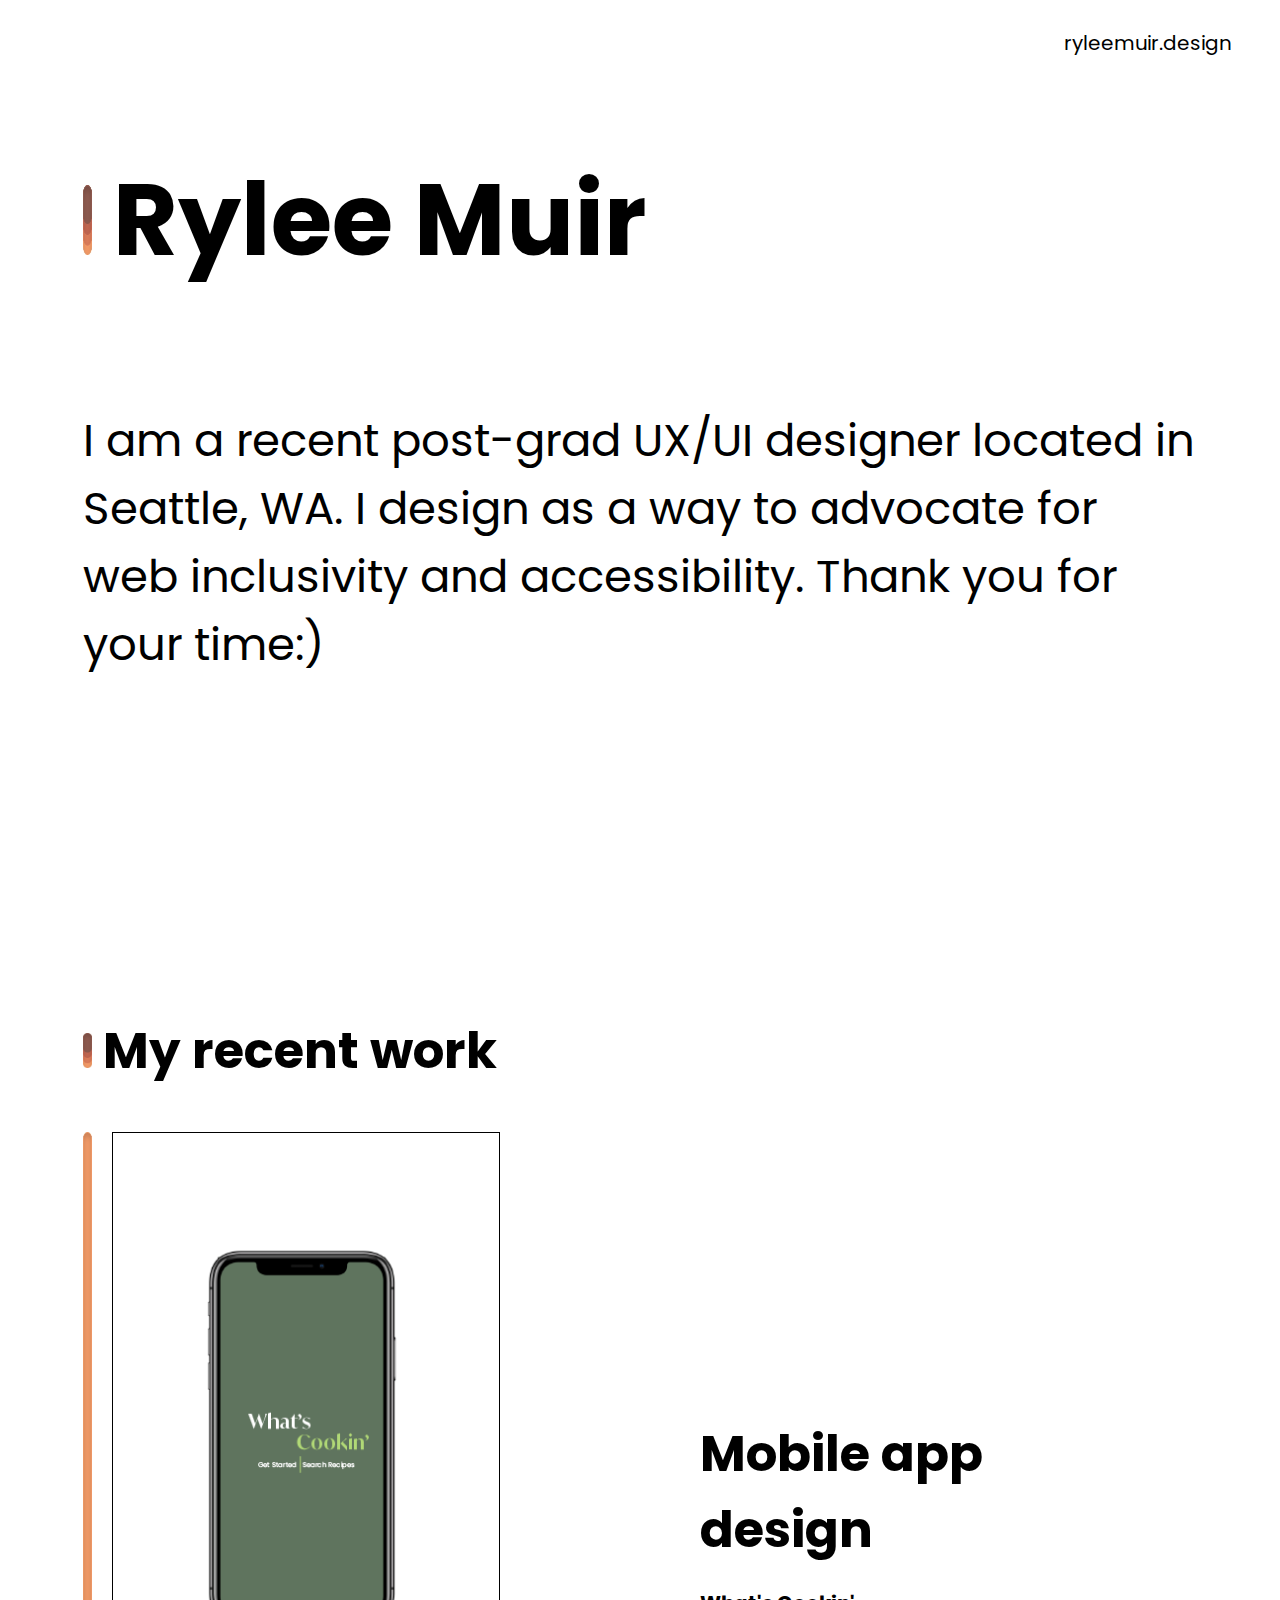
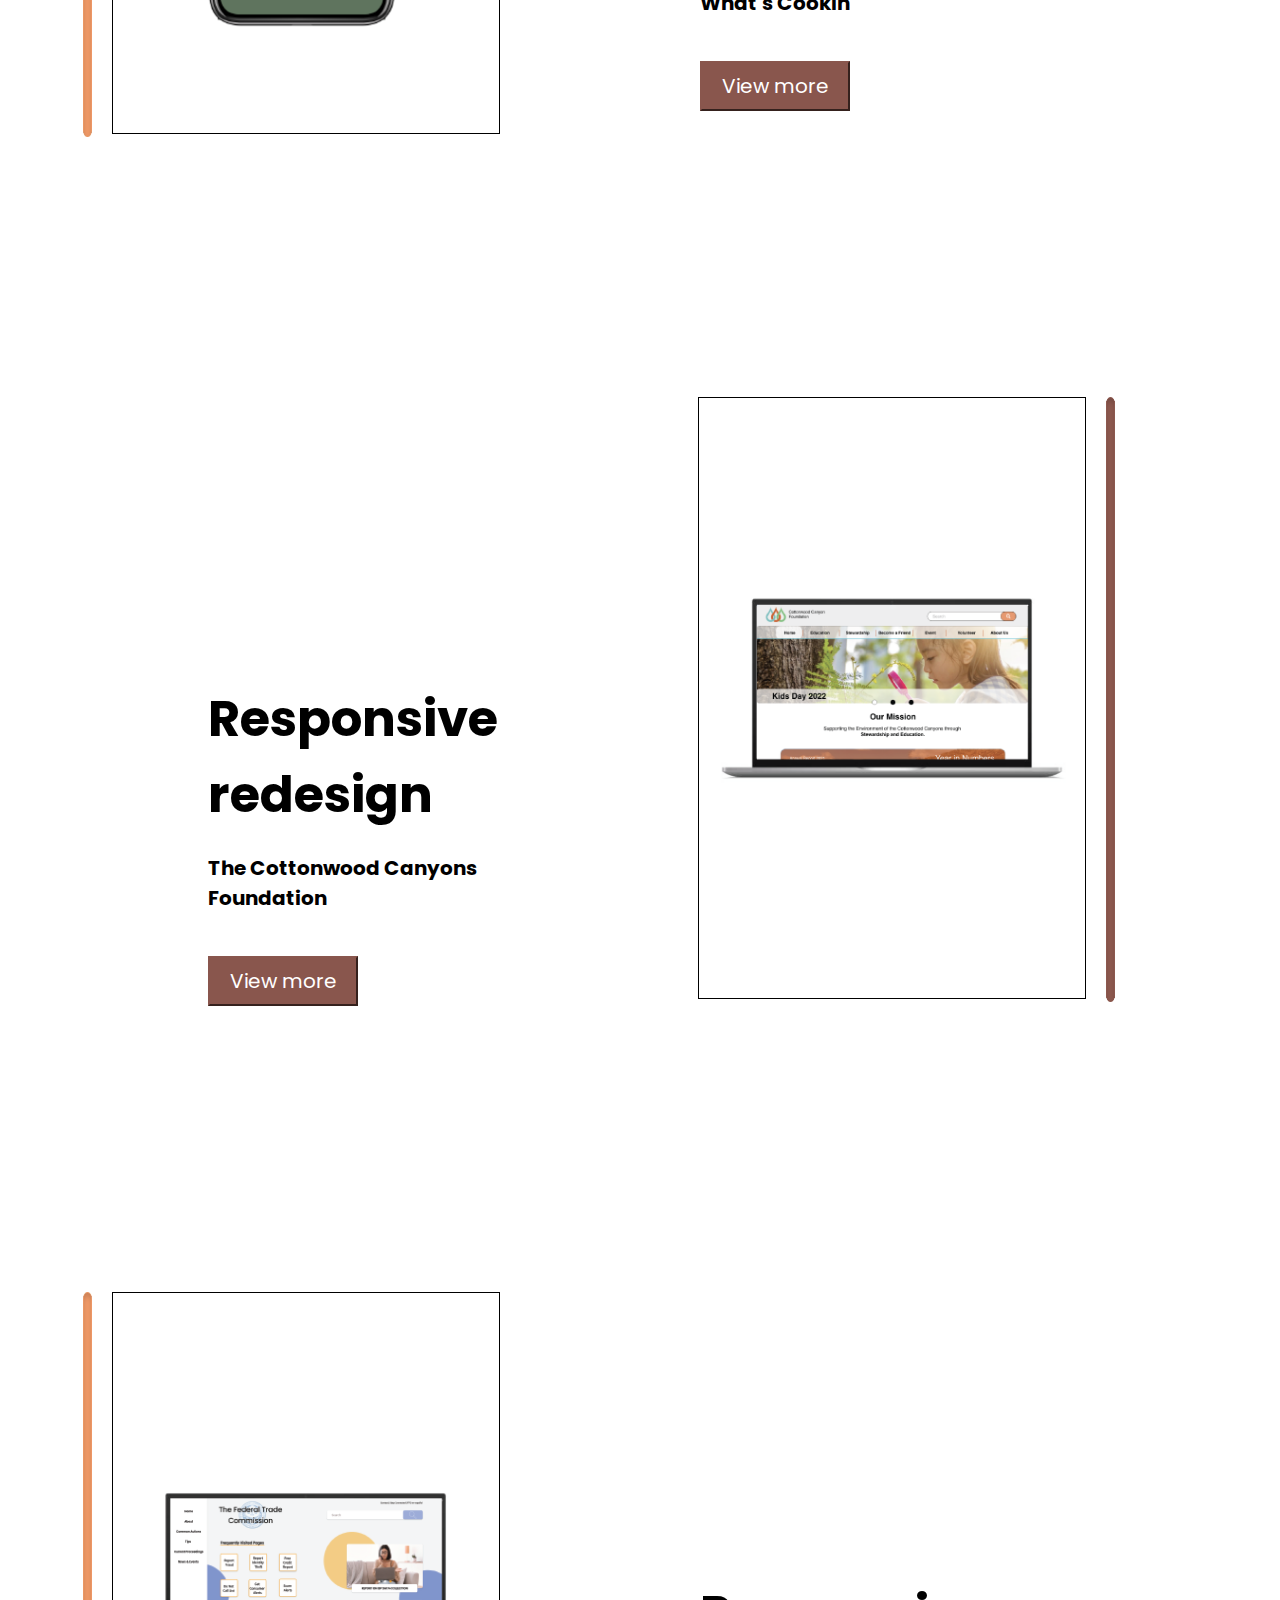
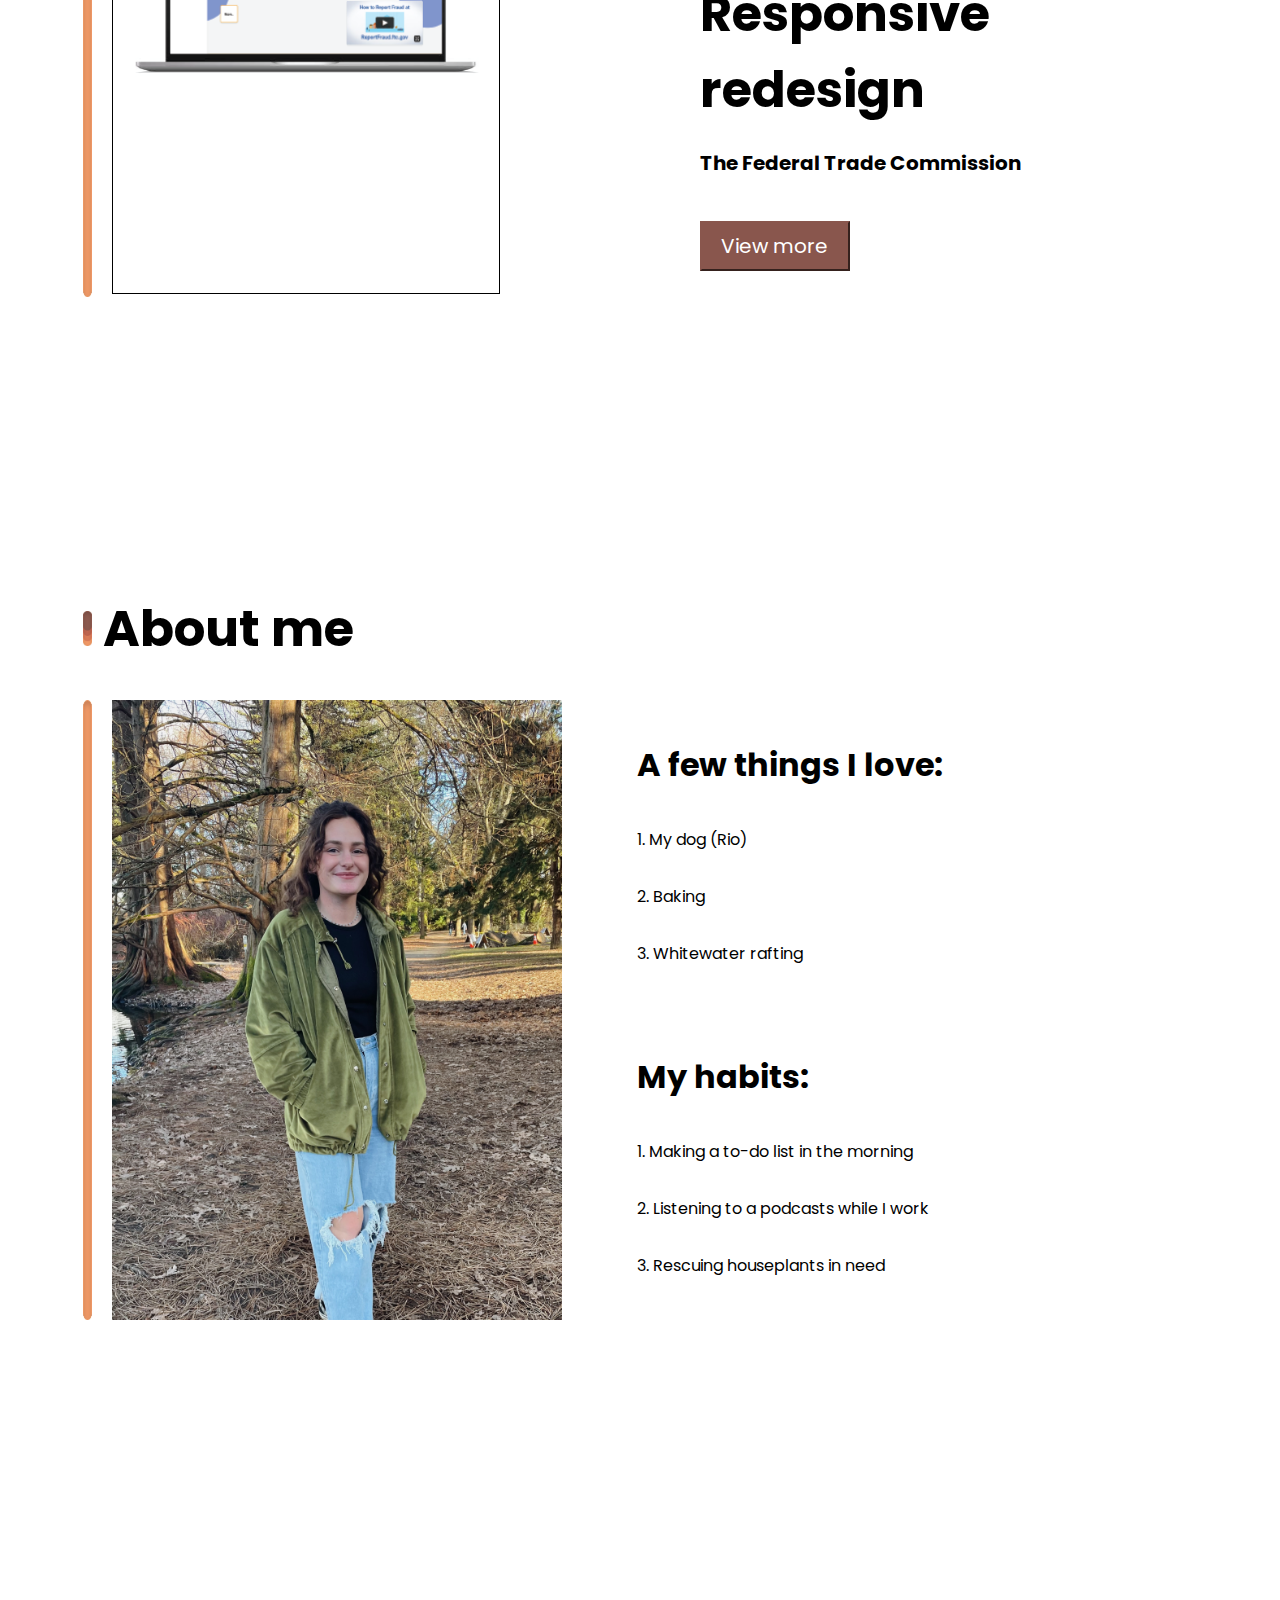
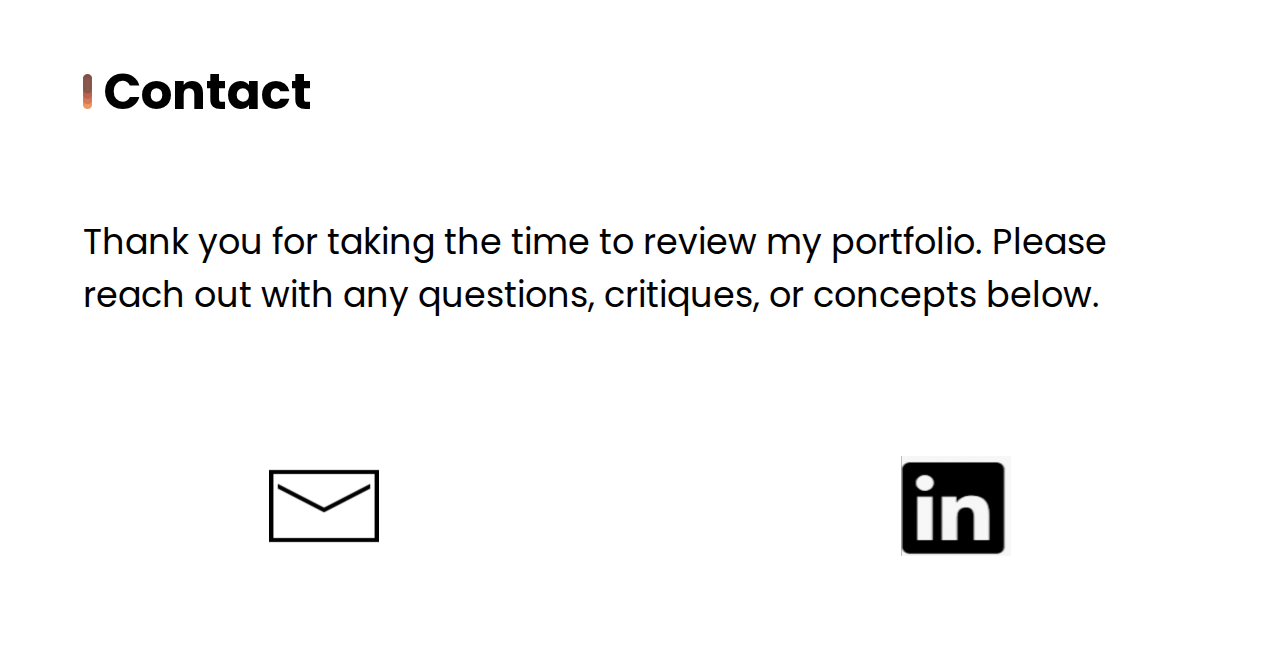
<file: index.html>
<!DOCTYPE html>
<html>
<head>
  <title>about page of portfolio</title>
  <link rel="stylesheet" type="text/css" href="css/index.css" />
  <link rel="preconnect" href="https://fonts.googleapis.com">
  <link rel="preconnect" href="https://fonts.googleapis.com">
  <link rel="preconnect" href="https://fonts.gstatic.com" crossorigin>
  <link href="https://fonts.googleapis.com/css2?family=Poppins:wght@300;600&display=swap" rel="stylesheet">
</head>
<body class="pageOne">

<div id="rm_design" class=logo><p>ryleemuir.design</p></div>
<div class="boxBigb">
<div id= "top_page" class="intro">
    <h1 class=nameBig>
       <img id="bar" src="images/Group 4.jpg" height="70px" width="9px"> Rylee Muir
    </h1>
    
    <p class="dBig">I am a recent post-grad UX/UI designer located in Seattle, WA. I design as a way to advocate for web inclusivity and accessibility. Thank you for your time:)</p>
</div>

<div class="nav_contain" id="nav">
    <a href="#top_page" class="navlit color" id="home" > Home</a>
    <a href="#first_section" onclick= "changeColor" class="navlit color" id="work"> Work</a>
    <a href="#i_am" class="navlit color" id="about"> About</a>
    <a href="#last_page" class="navlit color " id="contact"> Contact</a>
</div>
 
</div>
    
</body>

<body class="pageTwo">
    <h1 id="first_section" class="recentW">
        <img id="work_bar" src="images/Group 4.jpg" height="35px" width="9px"> 
        My recent work</h1>

    <div class="projOne">
        <div class="projOne_class">
            <img id="org_bar" src="images/Group 5.jpg" height="605px" width="9px">
            <img class="wc_img" src="/images/OO-01-01.png" >
        </div>
        <h1 id="mad_one" class="sideG_one">Mobile app design
            <p class="wc">What's Cookin'</p>
            <button class="case_study">View more</button>
        </h1>
    </div>

    <div class="projTwo">
        <h1 id="mad_one" class="sideG_one">Responsive redesign
            <p class="wc">The Cottonwood Canyons Foundation</p>
            <button class="case_study two">View more</button>
        </h1>
        
        <img class="wc_img" src="/images/cs frame 2-01.png">
        <img id="darkorg_bar" src="images/Group 7.png" height="605px" width="9px">
        
    </div>

    <div class="projThree">
        <div class="projOne_class">
            <img id="org_bar" src="images/Group 5.jpg" height="605px" width="9px">
            <img class="wc_img" src="images/FTCPORTFOLIOIMG-01.png">
        </div>
        <h1 id="mad_one" class="sideG_one">Responsive redesign
            <p class="wc">The Federal Trade Commission</p>
            <button class="case_study">View more</button>
        </h1>
    </div>

    <h1 id="i_am" class="abt">
        <img id="about_bar" src="images/Group 4.jpg" height="35px" width="9px"> 
        About me</h1>
    <div class="page_container">
        <img id="org_bar_two" src="images/Group 5.jpg" height="620px" width="9px">
        <img id="me"  src="images/portfoliopic.jpg" height="620px" width="450px" >
        <div class="top_text">
            <h1 id="love">A few things I love:</h1>
            <p>1. My dog (Rio)</p>
            <p>2. Baking</p>
            <p>3. Whitewater rafting</p>
            <div class="bot_text">
                <h1 id="habit">My habits:</h1>
                <p>1. Making a to-do list in the morning</p>
                <p>2. Listening to a podcasts while I work</p>
                <p>3. Rescuing houseplants in need</p>
            </div>
        </div>

    </div>

    <h1 id="last_page">
        <img id="contact_bar" src="images/Group 4.jpg" height="35px" width="9px"> 
        Contact</h1>
    <p class="thanks">Thank you for taking the time to review my portfolio. Please reach out with any questions, critiques, or concepts below.</p>
    <div class="last_flex">
        <img class="email" src="images/EM.png" height="100px" width="110px">
        <img class="lI" src="images/LI.png" height="100px" width="110px">
    </div>
</body>
</file>
<file: css/index.css>
/*FONT*/
html{
    scroll-behavior: smooth;
}
p{
    font-family: 'Poppins', sans-serif;
  }

h1, button, a{
    font-family: 'Poppins', sans-serif;
}

/*NAV BAR */
.nav_contain{
    display: flex;
    flex-direction: column;
    padding-top: 150px;
    font-size: 20px;
    position:fixed;
    align-items: flex-end;
    padding-left: 1300px;
    
}

#home{
   color: #F19966;
    text-decoration: underline #F19966  3px;
    position: sticky;
    border: none;
    background: none;
    font-size: 20px;
    padding-top: 20px;
}


#work{
    position: sticky;
    border: none;
    background: none;
    font-size: 20px;
    color:black;
    text-decoration: none;
    padding-top: 20px;
}


#about{
    position: sticky;
    border: none;
    background: none;
    font-size: 20px;
    color:black;
    text-decoration: none;
    padding-top: 20px;
}


#contact{
    position: sticky;
    border: none;
    background: none;
    font-size: 20px;
    color:black;
    text-decoration: none;
    padding-top: 20px;
}


/*HOME PAGE*/
.intro{
    display:flex;
    flex-direction: column;
}

.dBig{
    display: flex;
    padding-bottom: 200px;
    
}

.nameBig{
    font-size: 100px;
}

.dBig{
    font-size: 45px ;
    padding-left: 75px;
    padding-right: 75px;
}

.logo{
    display:flex;
    justify-content: flex-end;
    font-size: 20px;
    padding-right: 40px;
}


.boxBigb{
    display: flex;
}

#bar{
    padding-left: 75px;
}

/*WORK PAGE*/
/*PROJECT 1*/
#org_bar{
    padding-right: 20px;
}

#darkorg_bar{
    padding-left: 20px;
}
.projOne{
    display:flex;
    padding-left: 75px;
}

.wc_img{
    height: 600px;
    border: solid 1.75px black;
    
}

.sideG_one{
    padding: 250px 200px;
    
}

.recentW{
    font-size: 50px;
    padding-top: 55px;
    padding-bottom: 10px;
    padding-left: 75px;
}
.projTwo{
    padding-right: 200px;
}
#mad_one{
    font-size: 50px;
}

.wc{
    font-size: 20px;
}



.projThree{
display:flex;
padding-left:75px;

}

.projOne_class{
    display:flex;
}


.projTwo{
    display: flex;
}
.case_study{
    background-color: #89564D;
    border-color: #89564D;
   color: white;
   width: 150px;
   height:50px;
   font-size: 20px;;
}

/*ABOUT PAGE*/
.page_container{
    display:flex;
    padding-left: 75px;
    padding-bottom: 300px;
}

.top_text{
    display:flex;
    flex-direction: column; 
    padding-left: 75px;
    padding-top: 20px;
}

.bot_text{
    display: flex;
    flex-direction: column;
    justify-content: flex-end;

    padding-top: 50px;
    
}

.abt{
    font-size: 50px;
    padding-bottom: 0px;
    padding-left: 75px;
}

#org_bar_two{
    padding-right: 20px;
}


/*CONTACT PAGE */
#last_page{
    padding-left: 75px;
    padding-bottom:50px;
    font-size: 50px;
}

.last_flex{
    display: flex;
    flex-direction: row;
    justify-content: space-around;
    padding-top: 100px;
    padding-bottom: 100px;
}


.thanks{
    font-size: 35px;
    padding-left: 75px;
    padding-right: 90px;
}

.color{
    color: #F19966;
    text-decoration: underline #F19966  3px;
}




@media (max-width: 1000px){
   



    


}
</file>
